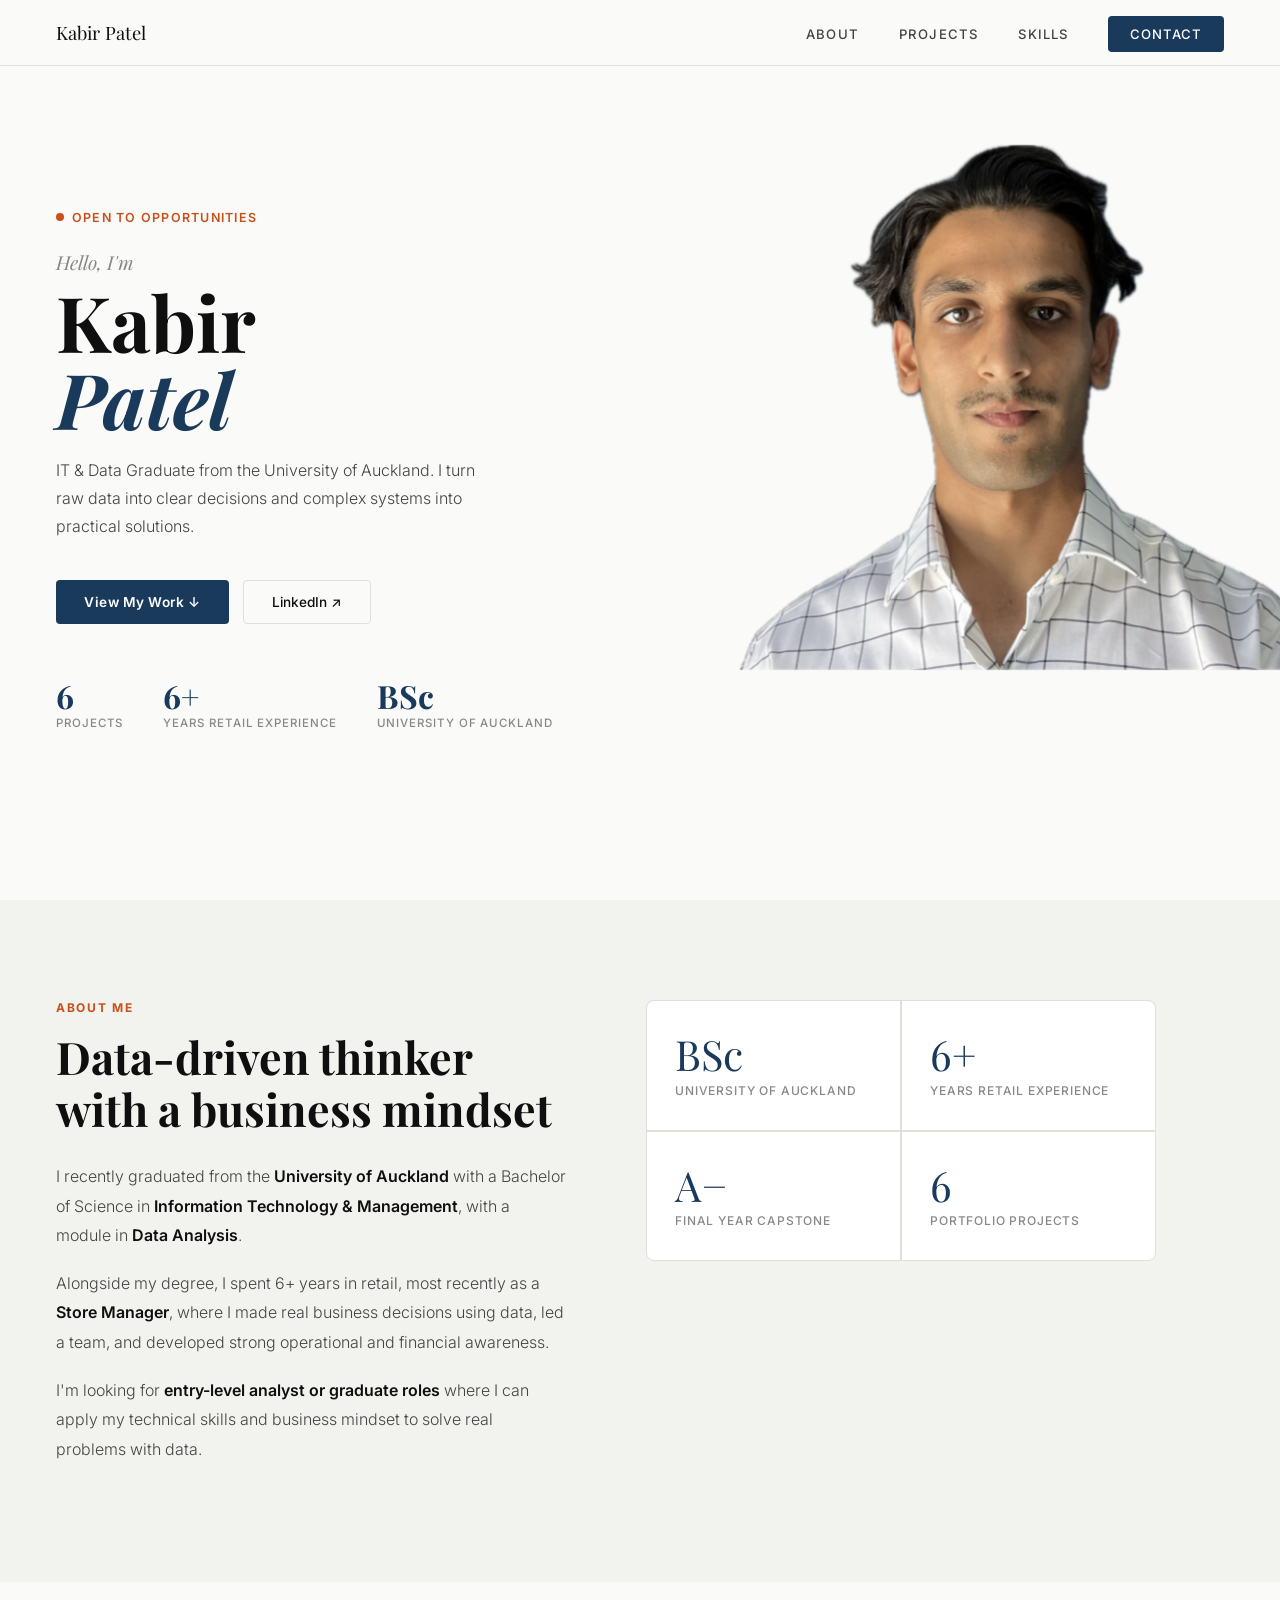
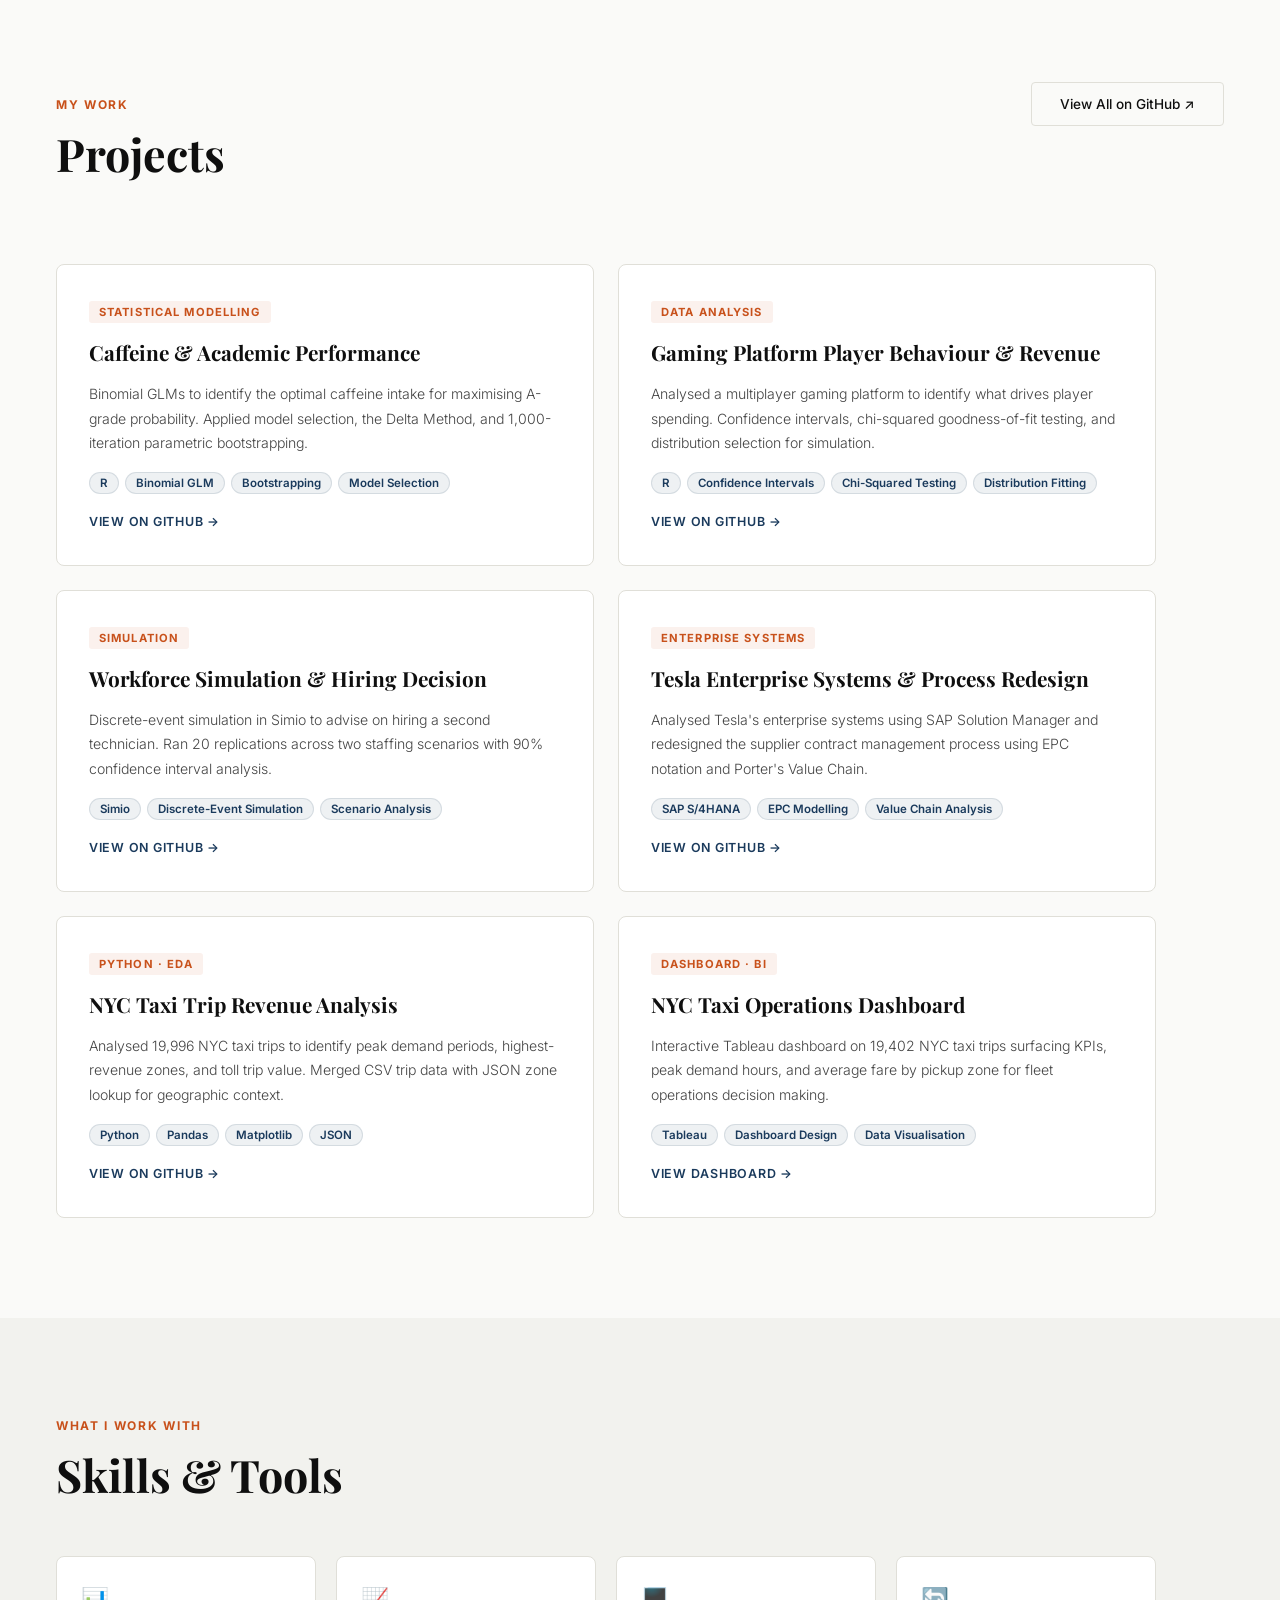
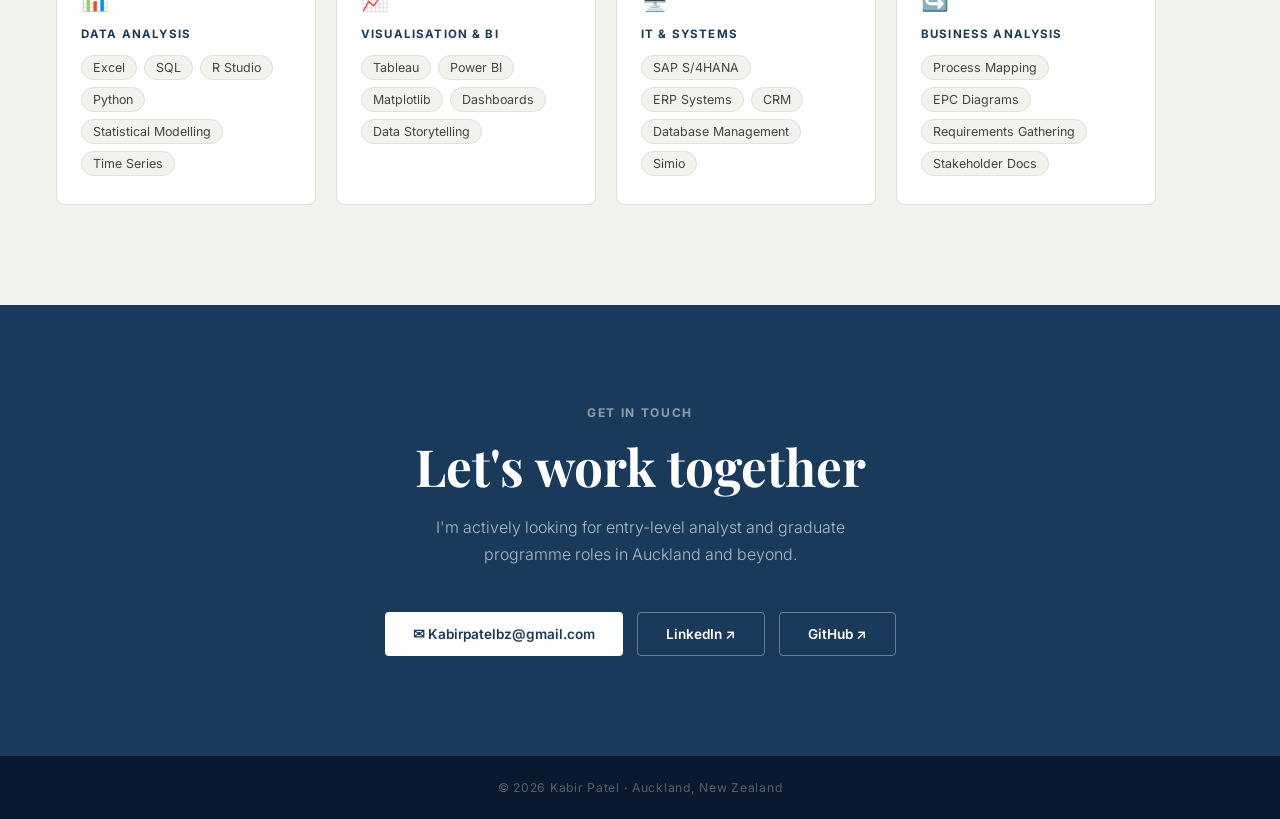
<file: index.html>
<!DOCTYPE html>
<html lang="en">
<head>
  <meta charset="UTF-8" />
  <meta name="viewport" content="width=device-width, initial-scale=1.0" />
  <title>Kabir Patel — Data & IT Graduate</title>
  <link href="https://fonts.googleapis.com/css2?family=Playfair+Display:ital,wght@0,400;0,700;1,400&family=Inter:wght@300;400;500;600&display=swap" rel="stylesheet" />
  <style>
    *, *::before, *::after { box-sizing: border-box; margin: 0; padding: 0; }

    :root {
      --ink: #0f0f0f;
      --ink-soft: #444;
      --ink-muted: #888;
      --paper: #fafaf8;
      --paper-2: #f2f2ee;
      --accent: #1a3a5c;
      --accent-warm: #c8511b;
      --line: #e0dfd8;
      --card: #ffffff;
    }

    html { scroll-behavior: smooth; }

    body {
      font-family: 'Inter', sans-serif;
      background: var(--paper);
      color: var(--ink);
      -webkit-font-smoothing: antialiased;
    }

    /* NAV */
    nav {
      position: fixed;
      top: 0; left: 0; right: 0;
      z-index: 100;
      display: flex;
      justify-content: space-between;
      align-items: center;
      padding: 20px 56px;
      background: rgba(250,250,248,0.92);
      backdrop-filter: blur(12px);
      border-bottom: 1px solid var(--line);
    }

    .nav-logo {
      font-family: 'Playfair Display', serif;
      font-size: 1.15rem;
      color: var(--ink);
      text-decoration: none;
    }

    .nav-links {
      display: flex;
      gap: 40px;
      list-style: none;
      align-items: center;
    }

    .nav-links a {
      font-size: 0.82rem;
      font-weight: 500;
      letter-spacing: 0.09em;
      text-transform: uppercase;
      color: var(--ink-soft);
      text-decoration: none;
      transition: color 0.2s;
    }

    .nav-links a:hover { color: var(--accent); }

    .nav-cta {
      background: var(--accent) !important;
      color: #fff !important;
      padding: 10px 22px;
      border-radius: 4px;
      letter-spacing: 0.06em !important;
    }

    /* HERO */
    .hero {
      min-height: 100vh;
      display: grid;
      grid-template-columns: 1fr 1fr;
      align-items: center;
      padding: 100px 56px 60px;
      gap: 0;
      overflow: hidden;
      position: relative;
    }

    .hero-left {
      display: flex;
      flex-direction: column;
      justify-content: center;
      padding-right: 40px;
      opacity: 0;
      animation: fadeUp 0.8s ease forwards 0.1s;
    }

    .hero-badge {
      display: inline-flex;
      align-items: center;
      gap: 8px;
      font-size: 0.78rem;
      font-weight: 600;
      letter-spacing: 0.1em;
      text-transform: uppercase;
      color: var(--accent-warm);
      margin-bottom: 24px;
    }

    .hero-badge::before {
      content: '';
      display: inline-block;
      width: 8px;
      height: 8px;
      border-radius: 50%;
      background: var(--accent-warm);
      animation: pulse 2s ease-in-out infinite;
    }

    @keyframes pulse {
      0%, 100% { opacity: 1; transform: scale(1); }
      50% { opacity: 0.5; transform: scale(1.3); }
    }

    .hero-greeting {
      font-family: 'Playfair Display', serif;
      font-size: clamp(1rem, 2vw, 1.2rem);
      font-style: italic;
      color: var(--ink-muted);
      margin-bottom: 8px;
    }

    .hero-name {
      font-family: 'Playfair Display', serif;
      font-size: clamp(3.5rem, 6vw, 5.5rem);
      font-weight: 700;
      line-height: 1.0;
      color: var(--ink);
      margin-bottom: 20px;
    }

    .hero-name span {
      color: var(--accent);
      font-style: italic;
    }

    .hero-tagline {
      font-size: 1rem;
      font-weight: 300;
      color: var(--ink-soft);
      line-height: 1.75;
      max-width: 420px;
      margin-bottom: 40px;
    }

    .hero-actions {
      display: flex;
      gap: 14px;
      flex-wrap: wrap;
      margin-bottom: 56px;
    }

    .btn-primary {
      display: inline-flex;
      align-items: center;
      gap: 8px;
      background: var(--accent);
      color: #fff;
      padding: 13px 28px;
      border-radius: 4px;
      font-size: 0.85rem;
      font-weight: 600;
      letter-spacing: 0.04em;
      text-decoration: none;
      transition: background 0.2s, transform 0.15s;
    }

    .btn-primary:hover { background: #0f2540; transform: translateY(-1px); }

    .btn-secondary {
      display: inline-flex;
      align-items: center;
      gap: 8px;
      background: transparent;
      color: var(--ink);
      padding: 13px 28px;
      border-radius: 4px;
      border: 1.5px solid var(--line);
      font-size: 0.85rem;
      font-weight: 500;
      text-decoration: none;
      transition: border-color 0.2s, transform 0.15s;
    }

    .btn-secondary:hover { border-color: var(--accent); transform: translateY(-1px); }

    .hero-stats {
      display: flex;
      gap: 40px;
    }

    .hero-stat-num {
      font-family: 'Playfair Display', serif;
      font-size: 2rem;
      font-weight: 700;
      color: var(--accent);
      line-height: 1;
      margin-bottom: 4px;
    }

    .hero-stat-label {
      font-size: 0.72rem;
      font-weight: 500;
      letter-spacing: 0.08em;
      text-transform: uppercase;
      color: var(--ink-muted);
    }

    .hero-right {
      position: relative;
      display: flex;
      justify-content: center;
      align-items: flex-end;
      height: 100%;
      opacity: 0;
      animation: fadeIn 1s ease forwards 0.4s;
    }

    .hero-photo {
        width: 100%;
      max-width: 480px;
      height: auto;
      object-fit: contain;
      object-position: bottom;
      filter: drop-shadow(0 20px 60px rgba(26,58,92,0.12));
    }

    .profile-photo {
    width: 550px;
    height: auto;
    position: absolute;
    top: 45px;
    left: 100px;
  }

    /* ABOUT */
    #about {
      padding: 100px 56px;
      background: var(--paper-2);
    }

    .about-grid {
      display: grid;
      grid-template-columns: 1fr 1fr;
      gap: 80px;
      align-items: start;
      max-width: 1100px;
    }

    .section-eyebrow {
      font-size: 0.75rem;
      font-weight: 700;
      letter-spacing: 0.14em;
      text-transform: uppercase;
      color: var(--accent-warm);
      margin-bottom: 16px;
    }

    .section-title {
      font-family: 'Playfair Display', serif;
      font-size: clamp(2rem, 3.5vw, 2.8rem);
      color: var(--ink);
      margin-bottom: 28px;
      line-height: 1.15;
    }

    .about-text p {
      font-size: 1rem;
      color: var(--ink-soft);
      line-height: 1.85;
      margin-bottom: 18px;
      font-weight: 300;
    }

    .about-text p strong { color: var(--ink); font-weight: 600; }

    .about-stats-grid {
      display: grid;
      grid-template-columns: 1fr 1fr;
      gap: 2px;
      background: var(--line);
      border: 1px solid var(--line);
      border-radius: 8px;
      overflow: hidden;
    }

    .about-stat {
      background: var(--card);
      padding: 32px 28px;
    }

    .about-stat-num {
      font-family: 'Playfair Display', serif;
      font-size: 2.6rem;
      color: var(--accent);
      line-height: 1;
      margin-bottom: 8px;
    }

    .about-stat-label {
      font-size: 0.75rem;
      font-weight: 500;
      letter-spacing: 0.07em;
      text-transform: uppercase;
      color: var(--ink-muted);
    }

    /* PROJECTS */
    #projects {
      padding: 100px 56px;
      background: var(--paper);
    }

    .projects-header {
      display: flex;
      align-items: baseline;
      justify-content: space-between;
      margin-bottom: 56px;
    }

    .projects-grid {
      display: grid;
      grid-template-columns: 1fr 1fr;
      gap: 24px;
      max-width: 1100px;
    }

    .project-card {
      background: var(--card);
      border: 1px solid var(--line);
      border-radius: 8px;
      padding: 36px 32px;
      display: flex;
      flex-direction: column;
      gap: 16px;
      transition: box-shadow 0.25s, transform 0.25s;
    }

    .project-card:hover {
      box-shadow: 0 12px 40px rgba(0,0,0,0.08);
      transform: translateY(-3px);
    }

    .project-card-top {
      display: flex;
      justify-content: space-between;
      align-items: flex-start;
    }

    .project-tag {
      font-size: 0.7rem;
      font-weight: 700;
      letter-spacing: 0.1em;
      text-transform: uppercase;
      color: var(--accent-warm);
      background: rgba(200,81,27,0.08);
      padding: 4px 10px;
      border-radius: 3px;
    }

    .project-course {
      font-size: 0.72rem;
      font-weight: 500;
      color: var(--ink-muted);
      letter-spacing: 0.05em;
    }

    .project-title {
      font-family: 'Playfair Display', serif;
      font-size: 1.3rem;
      color: var(--ink);
      line-height: 1.3;
    }

    .project-desc {
      font-size: 0.88rem;
      color: var(--ink-soft);
      line-height: 1.75;
      font-weight: 300;
      flex: 1;
    }

    .project-tools {
      display: flex;
      flex-wrap: wrap;
      gap: 6px;
    }

    .tool-pill {
      font-size: 0.72rem;
      font-weight: 600;
      color: var(--accent);
      background: rgba(26,58,92,0.07);
      border: 1px solid rgba(26,58,92,0.12);
      padding: 3px 10px;
      border-radius: 100px;
    }

    .project-link {
      display: inline-flex;
      align-items: center;
      gap: 6px;
      font-size: 0.78rem;
      font-weight: 600;
      letter-spacing: 0.06em;
      text-transform: uppercase;
      color: var(--accent);
      text-decoration: none;
      margin-top: 4px;
      transition: gap 0.2s;
    }

    .project-link:hover { gap: 10px; }

    /* SKILLS */
    #skills {
      padding: 100px 56px;
      background: var(--paper-2);
    }

    .skills-grid {
      display: grid;
      grid-template-columns: repeat(4, 1fr);
      gap: 20px;
      max-width: 1100px;
      margin-top: 56px;
    }

    .skill-group {
      background: var(--card);
      border: 1px solid var(--line);
      border-radius: 8px;
      padding: 28px 24px;
      transition: box-shadow 0.2s;
    }

    .skill-group:hover { box-shadow: 0 8px 32px rgba(0,0,0,0.06); }

    .skill-icon { font-size: 1.4rem; margin-bottom: 14px; }

    .skill-group-title {
      font-size: 0.72rem;
      font-weight: 700;
      letter-spacing: 0.1em;
      text-transform: uppercase;
      color: var(--accent);
      margin-bottom: 14px;
    }

    .skill-tags {
      display: flex;
      flex-wrap: wrap;
      gap: 7px;
    }

    .skill-tag {
      font-size: 0.78rem;
      font-weight: 400;
      color: var(--ink-soft);
      background: var(--paper-2);
      border: 1px solid var(--line);
      padding: 4px 11px;
      border-radius: 100px;
    }

    /* CONTACT */
    #contact {
      background: var(--accent);
      padding: 100px 56px;
      text-align: center;
    }

    .contact-eyebrow {
      font-size: 0.75rem;
      font-weight: 700;
      letter-spacing: 0.14em;
      text-transform: uppercase;
      color: rgba(255,255,255,0.5);
      margin-bottom: 16px;
    }

    .contact-title {
      font-family: 'Playfair Display', serif;
      font-size: clamp(2rem, 4vw, 3.2rem);
      color: #fff;
      margin-bottom: 16px;
      line-height: 1.2;
    }

    .contact-sub {
      font-size: 1rem;
      font-weight: 300;
      color: rgba(255,255,255,0.65);
      max-width: 460px;
      margin: 0 auto 44px;
      line-height: 1.7;
    }

    .contact-links {
      display: flex;
      justify-content: center;
      gap: 14px;
      flex-wrap: wrap;
    }

    .contact-btn {
      display: inline-flex;
      align-items: center;
      gap: 8px;
      padding: 13px 28px;
      border-radius: 4px;
      font-size: 0.85rem;
      font-weight: 600;
      text-decoration: none;
      transition: transform 0.15s;
    }

    .contact-btn:hover { transform: translateY(-2px); }
    .contact-btn.white { background: #fff; color: var(--accent); }
    .contact-btn.ghost { background: transparent; color: #fff; border: 1.5px solid rgba(255,255,255,0.35); }
    .contact-btn.ghost:hover { border-color: #fff; }

    footer {
      background: #0a1a2e;
      color: rgba(255,255,255,0.3);
      text-align: center;
      padding: 24px 56px;
      font-size: 0.76rem;
      letter-spacing: 0.06em;
    }

    /* ANIMATIONS */
    @keyframes fadeUp {
      from { opacity: 0; transform: translateY(24px); }
      to   { opacity: 1; transform: translateY(0); }
    }

    @keyframes fadeIn {
      from { opacity: 0; }
      to   { opacity: 1; }
    }

    .reveal {
      opacity: 0;
      transform: translateY(20px);
      transition: opacity 0.6s ease, transform 0.6s ease;
    }

    .reveal.visible {
      opacity: 1;
      transform: translateY(0);
    }

    /* RESPONSIVE */
    @media (max-width: 900px) {
      nav { padding: 16px 24px; }
      .nav-links { gap: 20px; }
      .hero { grid-template-columns: 1fr; padding: 100px 24px 60px; text-align: center; }
      .hero-left { padding-right: 0; align-items: center; }
      .hero-tagline { text-align: center; }
      .hero-actions { justify-content: center; }
      .hero-stats { justify-content: center; }
      .hero-right { display: none; }
      #about, #projects, #skills, #contact { padding: 70px 24px; }
      .about-grid { grid-template-columns: 1fr; gap: 40px; }
      .projects-grid { grid-template-columns: 1fr; }
      .skills-grid { grid-template-columns: 1fr 1fr; }
    }
  </style>
</head>
<body>

  <!-- NAV -->
  <nav>
    <a href="#" class="nav-logo">Kabir Patel</a>
    <ul class="nav-links">
      <li><a href="#about">About</a></li>
      <li><a href="#projects">Projects</a></li>
      <li><a href="#skills">Skills</a></li>
      <li><a href="#contact" class="nav-cta">Contact</a></li>
    </ul>
  </nav>

  <!-- HERO -->
  <section class="hero" id="home">
    <div class="hero-left">
      <div class="hero-badge">Open to opportunities</div>
      <p class="hero-greeting">Hello, I'm</p>
      <h1 class="hero-name">Kabir<br><span>Patel</span></h1>
      <p class="hero-tagline">
        IT & Data Graduate from the University of Auckland.
        I turn raw data into clear decisions and complex systems into practical solutions.
      </p>
      <div class="hero-actions">
        <a href="#projects" class="btn-primary">View My Work ↓</a>
        <a href="https://www.linkedin.com/in/kabirpatelnz/" target="_blank" class="btn-secondary">LinkedIn ↗</a>
      </div>
      <div class="hero-stats">
        <div>
          <div class="hero-stat-num">6</div>
          <div class="hero-stat-label">Projects</div>
        </div>
        <div>
          <div class="hero-stat-num">6+</div>
          <div class="hero-stat-label">Years Retail Experience</div>
        </div>
        <div>
          <div class="hero-stat-num">BSc</div>
          <div class="hero-stat-label">University of Auckland</div>
        </div>
      </div>
    </div>
    <div class="hero-right">
      <img class= "profile-photo" src="images/profile.png">
    </div>
  </section>

  <!-- ABOUT -->
  <section id="about">
    <div class="about-grid">
      <div class="about-text reveal">
        <div class="section-eyebrow">About Me</div>
        <h2 class="section-title">Data-driven thinker with a business mindset</h2>
        <p>
          I recently graduated from the <strong>University of Auckland</strong> with a
          Bachelor of Science in <strong>Information Technology & Management</strong>,
          with a module in <strong>Data Analysis</strong>.
        </p>
        <p>
          Alongside my degree, I spent 6+ years in retail, most recently as a
          <strong>Store Manager</strong>, where I made real business decisions using data,
          led a team, and developed strong operational and financial awareness.
        </p>
        <p>
          I'm looking for <strong>entry-level analyst or graduate roles</strong> where I can
          apply my technical skills and business mindset to solve real problems with data.
        </p>
      </div>
      <div class="about-stats-grid reveal">
        <div class="about-stat">
          <div class="about-stat-num">BSc</div>
          <div class="about-stat-label">University of Auckland</div>
        </div>
        <div class="about-stat">
          <div class="about-stat-num">6+</div>
          <div class="about-stat-label">Years Retail Experience</div>
        </div>
        <div class="about-stat">
          <div class="about-stat-num">A−</div>
          <div class="about-stat-label">Final Year Capstone</div>
        </div>
        <div class="about-stat">
          <div class="about-stat-num">6</div>
          <div class="about-stat-label">Portfolio Projects</div>
        </div>
      </div>
    </div>
  </section>

  <!-- PROJECTS -->
  <section id="projects">
    <div class="projects-header reveal">
      <div>
        <div class="section-eyebrow">My Work</div>
        <h2 class="section-title">Projects</h2>
      </div>
      <a href="https://github.com/kabirpatel1" target="_blank" class="btn-secondary">View All on GitHub ↗</a>
    </div>
    <div class="projects-grid">

      <div class="project-card reveal">
        <div class="project-card-top">
          <span class="project-tag">Statistical Modelling</span>      
        </div>
        <h3 class="project-title">Caffeine & Academic Performance</h3>
        <p class="project-desc">Binomial GLMs to identify the optimal caffeine intake for maximising A-grade probability. Applied model selection, the Delta Method, and 1,000-iteration parametric bootstrapping.</p>
        <div class="project-tools">
          <span class="tool-pill">R</span>
          <span class="tool-pill">Binomial GLM</span>
          <span class="tool-pill">Bootstrapping</span>
          <span class="tool-pill">Model Selection</span>
        </div>
        <a href="https://github.com/kabirpatel1/student-performance-statistical-modelling" target="_blank" class="project-link">View on GitHub →</a>
      </div>

      <div class="project-card reveal">
        <div class="project-card-top">
          <span class="project-tag">Data Analysis</span>
        </div>
        <h3 class="project-title">Gaming Platform Player Behaviour & Revenue</h3>
        <p class="project-desc">Analysed a multiplayer gaming platform to identify what drives player spending. Confidence intervals, chi-squared goodness-of-fit testing, and distribution selection for simulation.</p>
        <div class="project-tools">
          <span class="tool-pill">R</span>
          <span class="tool-pill">Confidence Intervals</span>
          <span class="tool-pill">Chi-Squared Testing</span>
          <span class="tool-pill">Distribution Fitting</span>
        </div>
        <a href="https://github.com/kabirpatel1/gaming-platform-player-behaviour-analysis" target="_blank" class="project-link">View on GitHub →</a>
      </div>

      <div class="project-card reveal">
        <div class="project-card-top">
          <span class="project-tag">Simulation</span>
        </div>
        <h3 class="project-title">Workforce Simulation & Hiring Decision</h3>
        <p class="project-desc">Discrete-event simulation in Simio to advise on hiring a second technician. Ran 20 replications across two staffing scenarios with 90% confidence interval analysis.</p>
        <div class="project-tools">
          <span class="tool-pill">Simio</span>
          <span class="tool-pill">Discrete-Event Simulation</span>
          <span class="tool-pill">Scenario Analysis</span>
        </div>
        <a href="https://github.com/kabirpatel1/workforce-simulation-hiring-analysis" target="_blank" class="project-link">View on GitHub →</a>
      </div>

      <div class="project-card reveal">
        <div class="project-card-top">
          <span class="project-tag">Enterprise Systems</span>          
        </div>
        <h3 class="project-title">Tesla Enterprise Systems & Process Redesign</h3>
        <p class="project-desc">Analysed Tesla's enterprise systems using SAP Solution Manager and redesigned the supplier contract management process using EPC notation and Porter's Value Chain.</p>
        <div class="project-tools">
          <span class="tool-pill">SAP S/4HANA</span>
          <span class="tool-pill">EPC Modelling</span>
          <span class="tool-pill">Value Chain Analysis</span>
        </div>
        <a href="https://github.com/kabirpatel1/tesla-enterprise-systems-process-redesign" target="_blank" class="project-link">View on GitHub →</a>
      </div>

      <div class="project-card reveal">
        <div class="project-card-top">
          <span class="project-tag">Python · EDA</span>
        </div>
        <h3 class="project-title">NYC Taxi Trip Revenue Analysis</h3>
        <p class="project-desc">Analysed 19,996 NYC taxi trips to identify peak demand periods, highest-revenue zones, and toll trip value. Merged CSV trip data with JSON zone lookup for geographic context.</p>
        <div class="project-tools">
          <span class="tool-pill">Python</span>
          <span class="tool-pill">Pandas</span>
          <span class="tool-pill">Matplotlib</span>
          <span class="tool-pill">JSON</span>
        </div>
        <a href="https://github.com/kabirpatel1/nyc-taxi-data-analysis" target="_blank" class="project-link">View on GitHub →</a>
      </div>

      <div class="project-card reveal">
        <div class="project-card-top">
          <span class="project-tag">Dashboard · BI</span>
        </div>
        <h3 class="project-title">NYC Taxi Operations Dashboard</h3>
        <p class="project-desc">Interactive Tableau dashboard on 19,402 NYC taxi trips surfacing KPIs, peak demand hours, and average fare by pickup zone for fleet operations decision making.</p>
        <div class="project-tools">
          <span class="tool-pill">Tableau</span>
          <span class="tool-pill">Dashboard Design</span>
          <span class="tool-pill">Data Visualisation</span>
        </div>
        <a href="https://public.tableau.com/views/NYCTaxiOperationsDashboard/Dashboard1" target="_blank" class="project-link">View Dashboard →</a>
      </div>

    </div>
  </section>

  <!-- SKILLS -->
  <section id="skills">
    <div class="reveal">
      <div class="section-eyebrow">What I Work With</div>
      <h2 class="section-title">Skills & Tools</h2>
    </div>
    <div class="skills-grid">
      <div class="skill-group reveal">
        <div class="skill-icon">📊</div>
        <div class="skill-group-title">Data Analysis</div>
        <div class="skill-tags">
          <span class="skill-tag">Excel</span>
          <span class="skill-tag">SQL</span>
          <span class="skill-tag">R Studio</span>
          <span class="skill-tag">Python</span>
          <span class="skill-tag">Statistical Modelling</span>
          <span class="skill-tag">Time Series</span>
        </div>
      </div>
      <div class="skill-group reveal">
        <div class="skill-icon">📈</div>
        <div class="skill-group-title">Visualisation & BI</div>
        <div class="skill-tags">
          <span class="skill-tag">Tableau</span>
          <span class="skill-tag">Power BI</span>
          <span class="skill-tag">Matplotlib</span>
          <span class="skill-tag">Dashboards</span>
          <span class="skill-tag">Data Storytelling</span>
        </div>
      </div>
      <div class="skill-group reveal">
        <div class="skill-icon">🖥️</div>
        <div class="skill-group-title">IT & Systems</div>
        <div class="skill-tags">
          <span class="skill-tag">SAP S/4HANA</span>
          <span class="skill-tag">ERP Systems</span>
          <span class="skill-tag">CRM</span>
          <span class="skill-tag">Database Management</span>
          <span class="skill-tag">Simio</span>
        </div>
      </div>
      <div class="skill-group reveal">
        <div class="skill-icon">🔄</div>
        <div class="skill-group-title">Business Analysis</div>
        <div class="skill-tags">
          <span class="skill-tag">Process Mapping</span>
          <span class="skill-tag">EPC Diagrams</span>
          <span class="skill-tag">Requirements Gathering</span>
          <span class="skill-tag">Stakeholder Docs</span>
        </div>
      </div>
    </div>
  </section>

  <!-- CONTACT -->
  <section id="contact">
    <div class="contact-eyebrow reveal">Get In Touch</div>
    <h2 class="contact-title reveal">Let's work together</h2>
    <p class="contact-sub reveal">
      I'm actively looking for entry-level analyst and graduate programme roles in Auckland and beyond.
    </p>
    <div class="contact-links reveal">
      <a href="mailto:Kabirpatelbz@gmail.com" class="contact-btn white">✉ Kabirpatelbz@gmail.com</a>
      <a href="https://www.linkedin.com/in/kabirpatelnz/" target="_blank" class="contact-btn ghost">LinkedIn ↗</a>
      <a href="https://github.com/kabirpatel1" target="_blank" class="contact-btn ghost">GitHub ↗</a>
    </div>
  </section>

  <footer>
    <p>© 2026 Kabir Patel · Auckland, New Zealand</p>
  </footer>

  <script>
    const reveals = document.querySelectorAll('.reveal');
    const observer = new IntersectionObserver((entries) => {
      entries.forEach((entry, i) => {
        if (entry.isIntersecting) {
          setTimeout(() => entry.target.classList.add('visible'), i * 80);
          observer.unobserve(entry.target);
        }
      });
    }, { threshold: 0.1 });
    reveals.forEach(el => observer.observe(el));
  </script>

</body>
</html>
</file>
